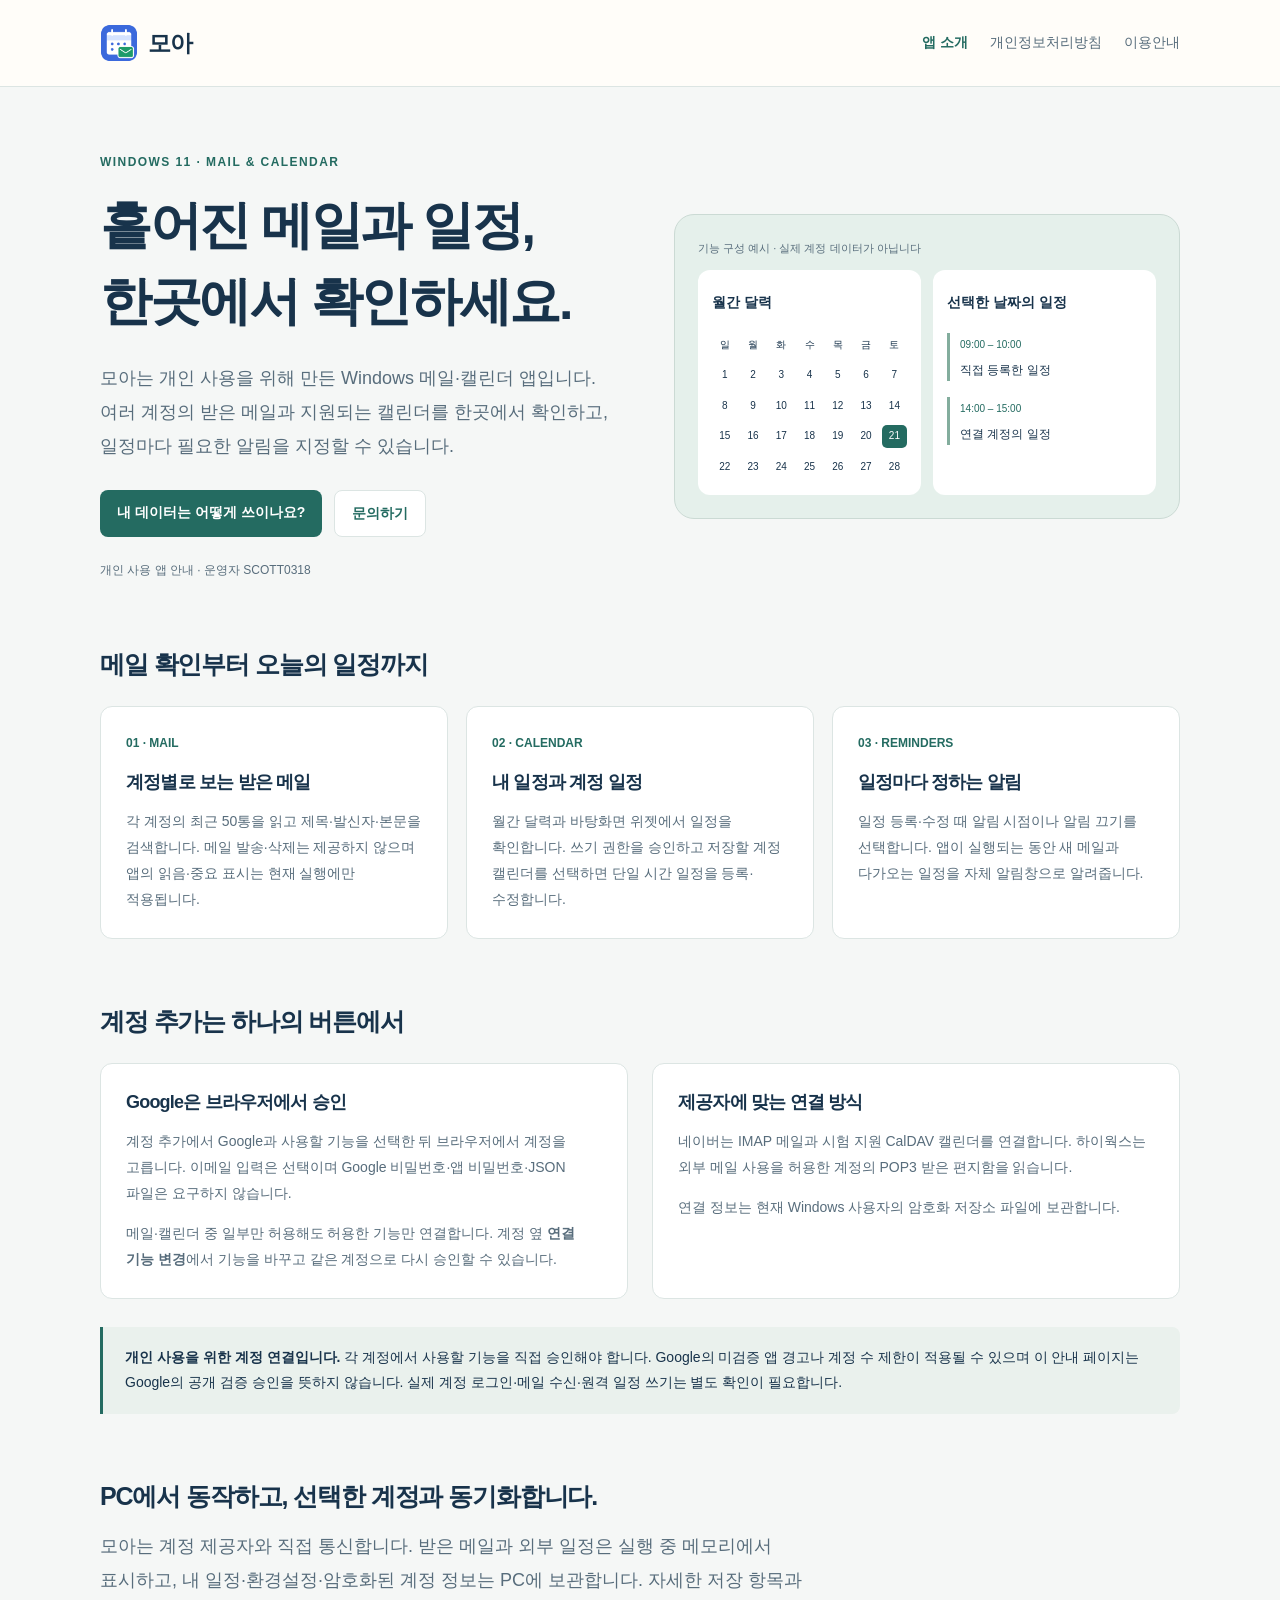
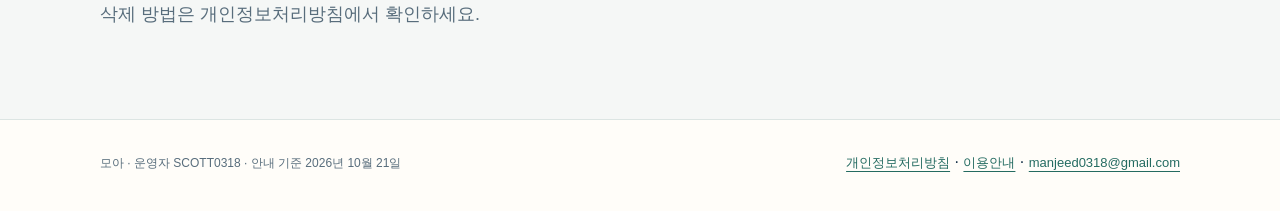
<file: index.html>
<!doctype html>
<html lang="ko">
<head>
  <meta charset="utf-8">
  <meta name="google-site-verification" content="s9T6k8a3QT97GWwwLmk9Zh8CLn54wED7LRPBJaP2fUk" />
  <meta name="viewport" content="width=device-width, initial-scale=1">
  <meta name="description" content="모아는 여러 계정의 메일과 캘린더를 한곳에서 확인하는 Windows 앱입니다. 계정 연결, 로컬 저장과 일정 동기화 방식을 안내합니다.">
  <title>모아 — 메일과 일정, Windows에서 한곳에</title>
  <link rel="icon" href="assets/moa.png" type="image/png">
  <link rel="stylesheet" href="site.css">
</head>
<body>
  <a class="skip" href="#main">본문으로 이동</a>
  <header class="site-header">
    <div class="container header-inner">
      <a class="brand" href="index.html"><img src="assets/moa.png" width="38" height="38" alt="">모아</a>
      <nav aria-label="주 메뉴">
        <a href="index.html" aria-current="page">앱 소개</a>
        <a href="privacy.html">개인정보처리방침</a>
        <a href="terms.html">이용안내</a>
      </nav>
    </div>
  </header>
  <main id="main" class="container">
    <div class="hero">
      <div>
        <p class="eyebrow">WINDOWS 11 · MAIL &amp; CALENDAR</p>
        <h1>흩어진 메일과 일정,<br>한곳에서 확인하세요.</h1>
        <p class="lead">모아는 개인 사용을 위해 만든 Windows 메일·캘린더 앱입니다. 여러 계정의 받은 메일과 지원되는 캘린더를 한곳에서 확인하고, 일정마다 필요한 알림을 지정할 수 있습니다.</p>
        <div class="actions">
          <a class="button" href="privacy.html">내 데이터는 어떻게 쓰이나요?</a>
          <a class="button secondary" href="mailto:manjeed0318@gmail.com">문의하기</a>
        </div>
        <p class="document-meta">개인 사용 앱 안내 · 운영자 SCOTT0318</p>
      </div>
      <div class="preview" role="img" aria-label="월간 달력과 선택한 날짜의 일정이 나란히 놓이는 기능 구성 예시">
        <p class="preview-label">기능 구성 예시 · 실제 계정 데이터가 아닙니다</p>
        <div class="preview-grid">
          <div class="preview-pane">
            <strong>월간 달력</strong>
            <div class="calendar-grid" aria-hidden="true">
              <span>일</span><span>월</span><span>화</span><span>수</span><span>목</span><span>금</span><span>토</span>
              <span>1</span><span>2</span><span>3</span><span>4</span><span>5</span><span>6</span><span>7</span>
              <span>8</span><span>9</span><span>10</span><span>11</span><span>12</span><span>13</span><span>14</span>
              <span>15</span><span>16</span><span>17</span><span>18</span><span>19</span><span>20</span><span class="selected">21</span>
              <span>22</span><span>23</span><span>24</span><span>25</span><span>26</span><span>27</span><span>28</span>
            </div>
          </div>
          <div class="preview-pane">
            <strong>선택한 날짜의 일정</strong>
            <div class="example-event"><small>09:00 – 10:00</small><p>직접 등록한 일정</p></div>
            <div class="example-event"><small>14:00 – 15:00</small><p>연결 계정의 일정</p></div>
          </div>
        </div>
      </div>
    </div>
    <section class="section" aria-labelledby="features-title">
      <h2 id="features-title">메일 확인부터 오늘의 일정까지</h2>
      <div class="grid-three">
        <article class="card"><span class="number">01 · MAIL</span><h3>계정별로 보는 받은 메일</h3><p>각 계정의 최근 50통을 읽고 제목·발신자·본문을 검색합니다. 메일 발송·삭제는 제공하지 않으며 앱의 읽음·중요 표시는 현재 실행에만 적용됩니다.</p></article>
        <article class="card"><span class="number">02 · CALENDAR</span><h3>내 일정과 계정 일정</h3><p>월간 달력과 바탕화면 위젯에서 일정을 확인합니다. 쓰기 권한을 승인하고 저장할 계정 캘린더를 선택하면 단일 시간 일정을 등록·수정합니다.</p></article>
        <article class="card"><span class="number">03 · REMINDERS</span><h3>일정마다 정하는 알림</h3><p>일정 등록·수정 때 알림 시점이나 알림 끄기를 선택합니다. 앱이 실행되는 동안 새 메일과 다가오는 일정을 자체 알림창으로 알려줍니다.</p></article>
      </div>
    </section>
    <section class="section" aria-labelledby="connect-title">
      <h2 id="connect-title">계정 추가는 하나의 버튼에서</h2>
      <div class="split">
        <article class="card"><h3>Google은 브라우저에서 승인</h3><p>계정 추가에서 Google과 사용할 기능을 선택한 뒤 브라우저에서 계정을 고릅니다. 이메일 입력은 선택이며 Google 비밀번호·앱 비밀번호·JSON 파일은 요구하지 않습니다.</p><p>메일·캘린더 중 일부만 허용해도 허용한 기능만 연결합니다. 계정 옆 <strong>연결 기능 변경</strong>에서 기능을 바꾸고 같은 계정으로 다시 승인할 수 있습니다.</p></article>
        <article class="card"><h3>제공자에 맞는 연결 방식</h3><p>네이버는 IMAP 메일과 시험 지원 CalDAV 캘린더를 연결합니다. 하이웍스는 외부 메일 사용을 허용한 계정의 POP3 받은 편지함을 읽습니다.</p><p>연결 정보는 현재 Windows 사용자의 암호화 저장소 파일에 보관합니다.</p></article>
      </div>
      <div class="notice"><p><strong>개인 사용을 위한 계정 연결입니다.</strong> 각 계정에서 사용할 기능을 직접 승인해야 합니다. Google의 미검증 앱 경고나 계정 수 제한이 적용될 수 있으며 이 안내 페이지는 Google의 공개 검증 승인을 뜻하지 않습니다. 실제 계정 로그인·메일 수신·원격 일정 쓰기는 별도 확인이 필요합니다.</p></div>
    </section>
    <section class="section" aria-labelledby="local-title">
      <h2 id="local-title">PC에서 동작하고, 선택한 계정과 동기화합니다.</h2>
      <p class="lead">모아는 계정 제공자와 직접 통신합니다. 받은 메일과 외부 일정은 실행 중 메모리에서 표시하고, 내 일정·환경설정·암호화된 계정 정보는 PC에 보관합니다. 자세한 저장 항목과 삭제 방법은 개인정보처리방침에서 확인하세요.</p>
    </section>
  </main>
  <footer class="site-footer"><div class="container footer-inner"><p>모아 · 운영자 SCOTT0318 · 안내 기준 2026년 10월 21일</p><div><a href="privacy.html">개인정보처리방침</a> · <a href="terms.html">이용안내</a> · <a href="mailto:manjeed0318@gmail.com">manjeed0318@gmail.com</a></div></div></footer>
</body>
</html>
</file>
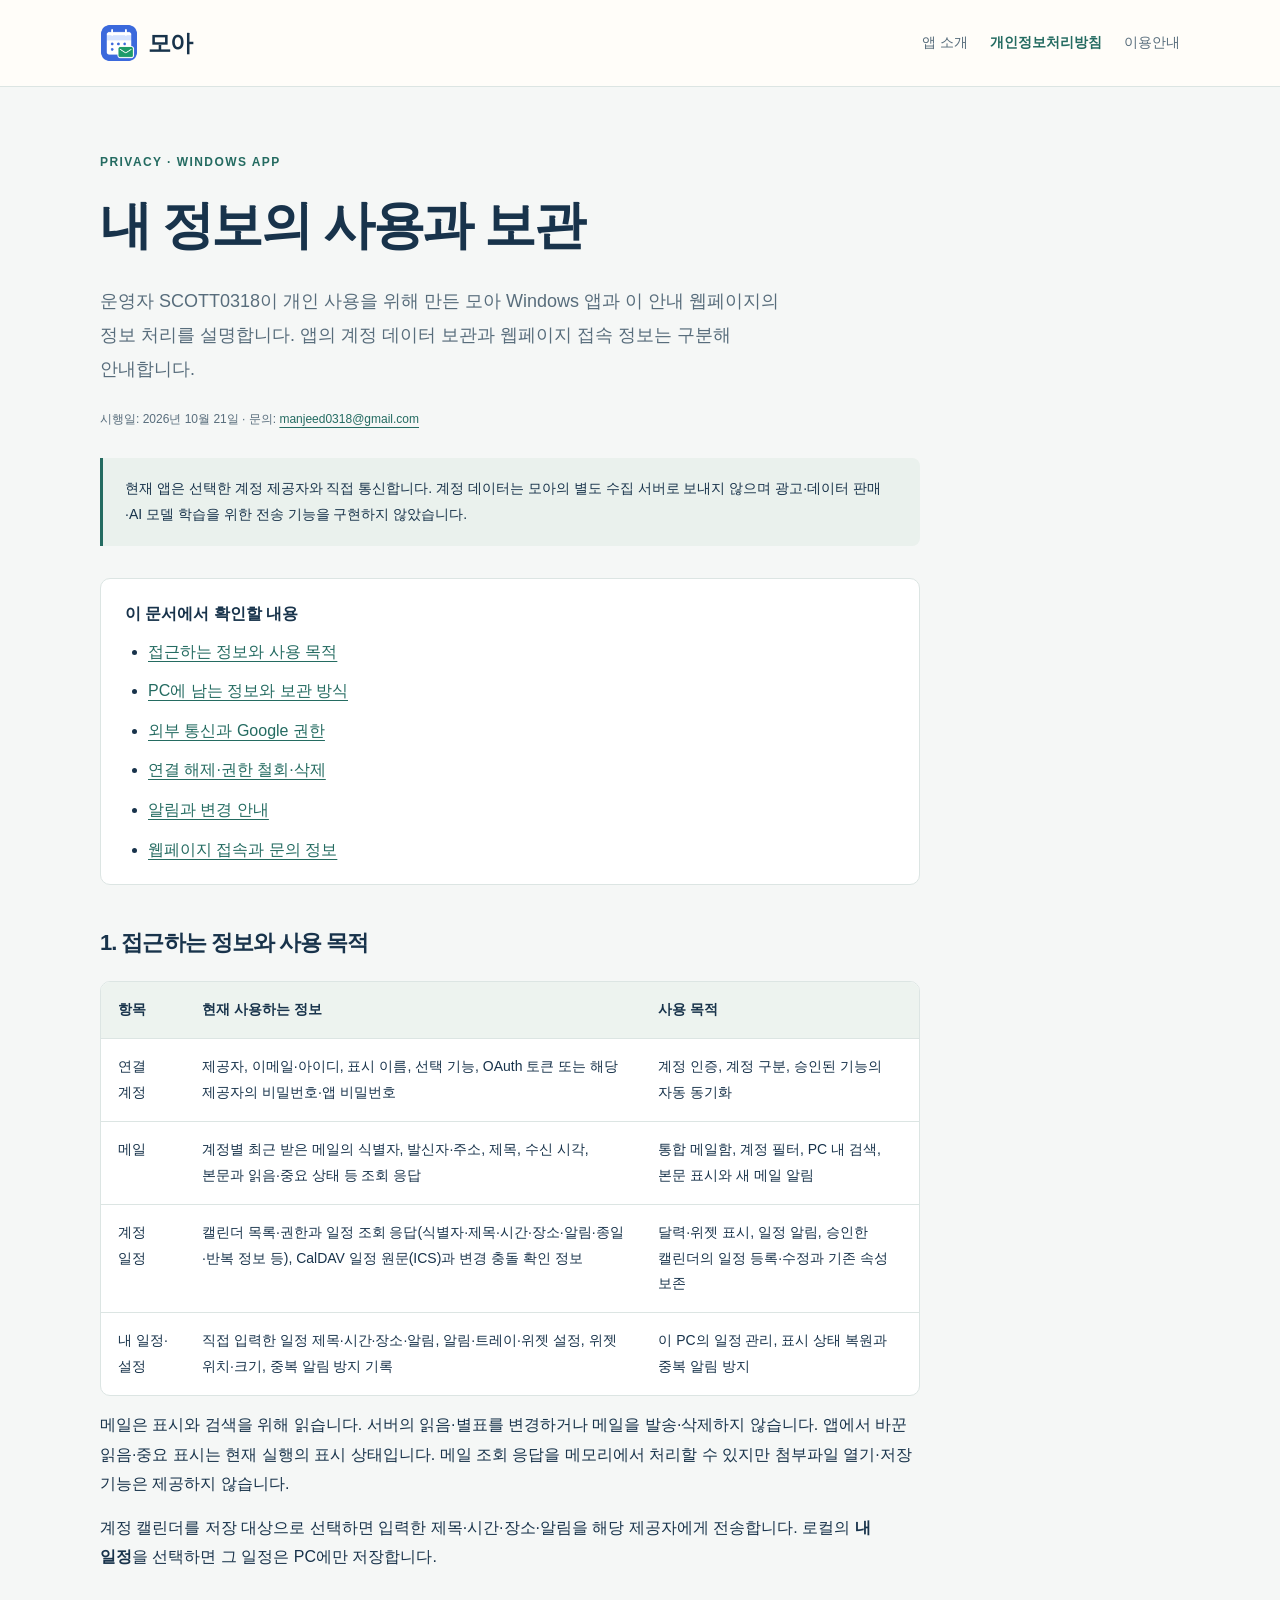
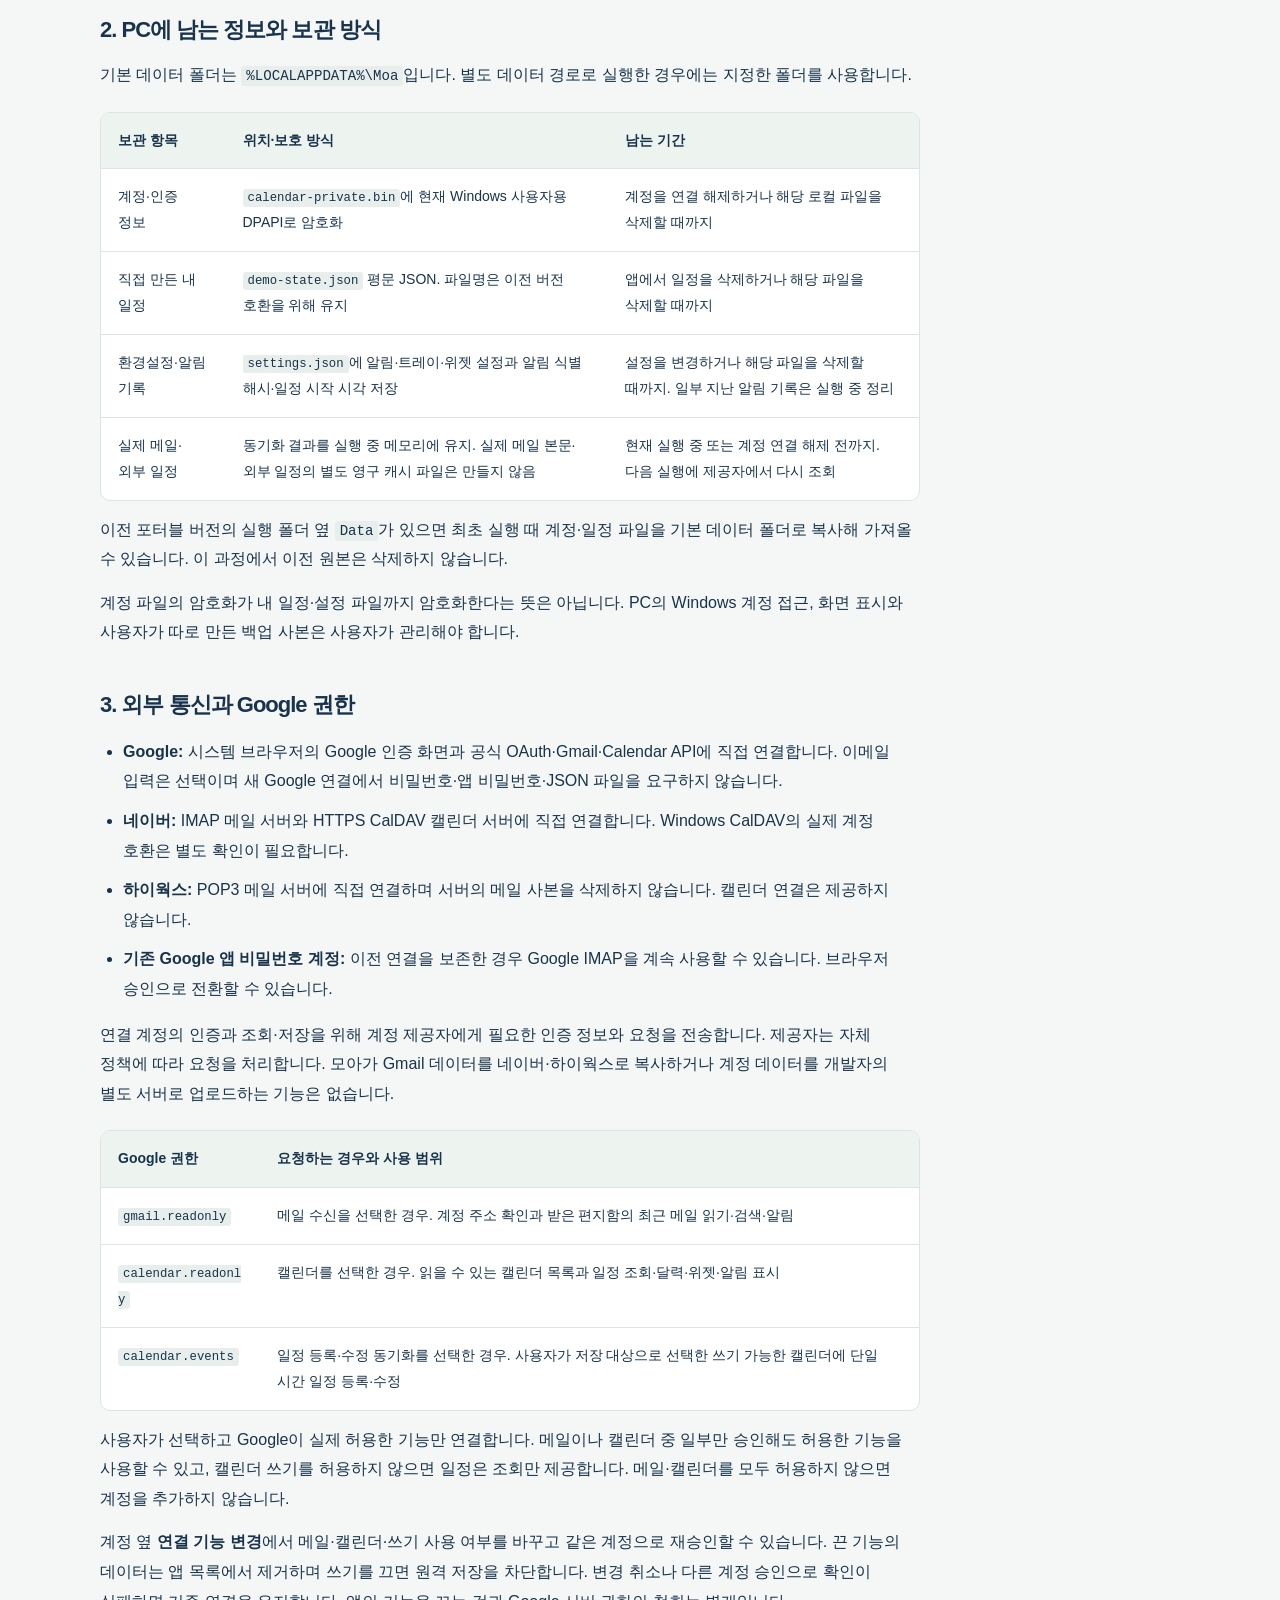
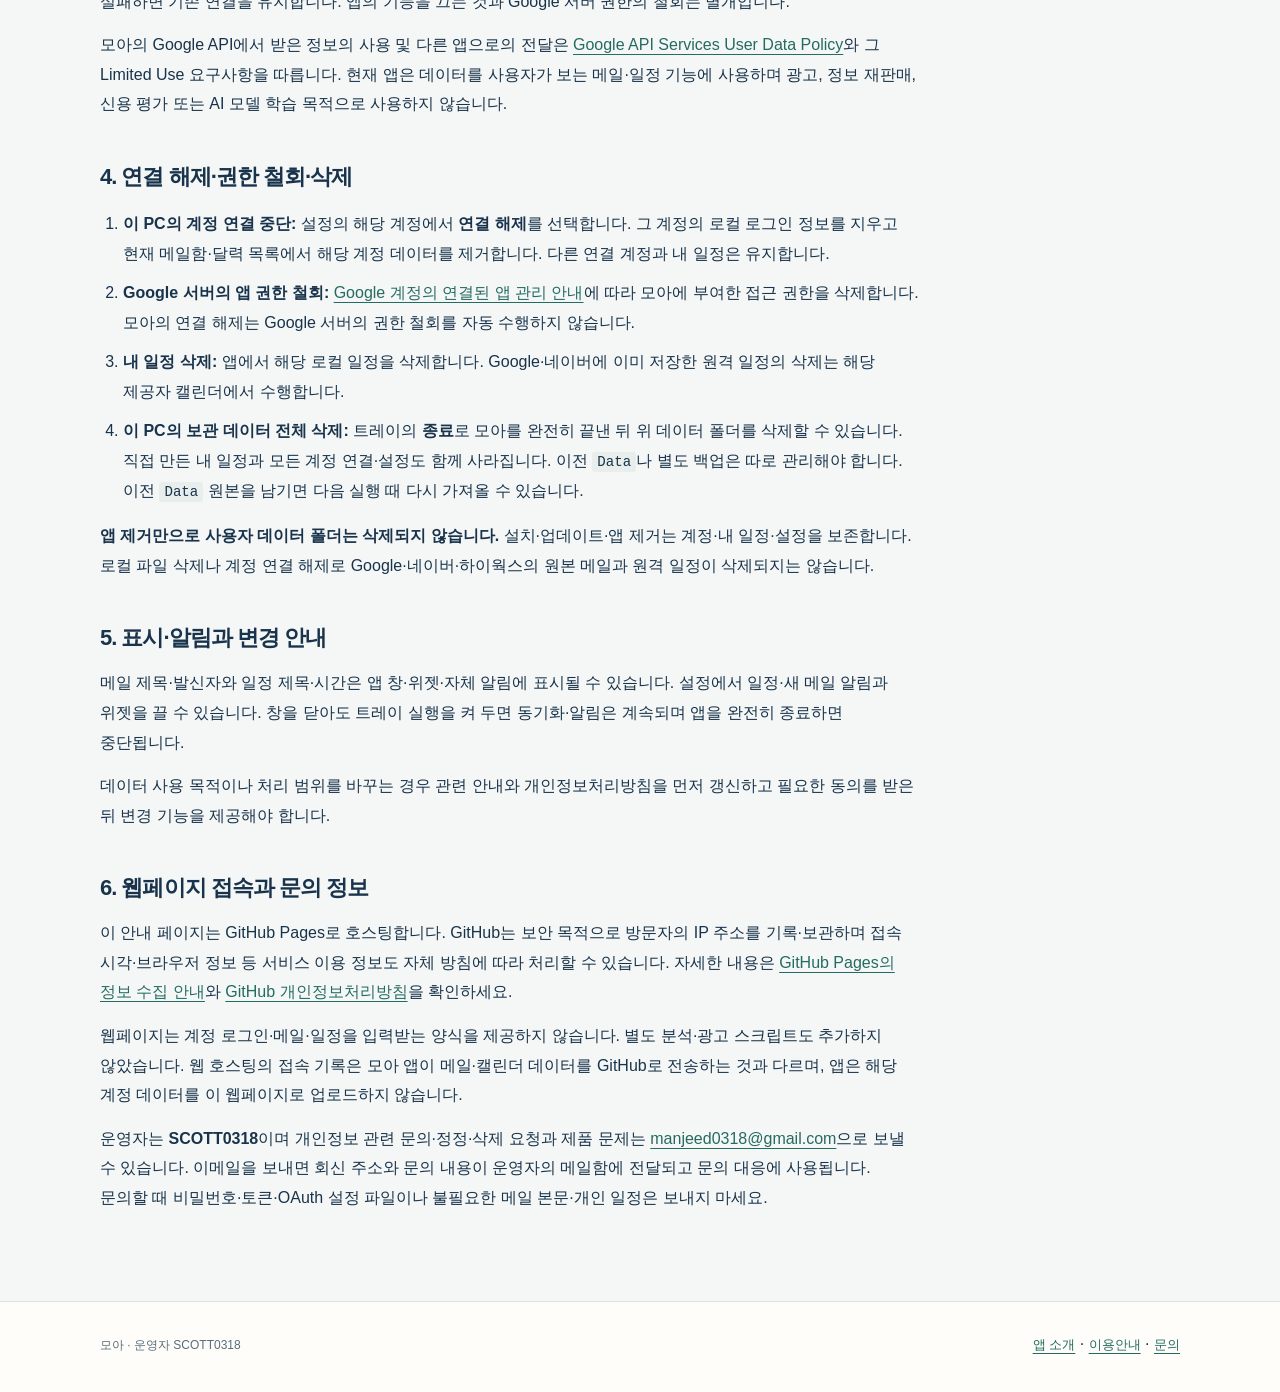
<file: privacy.html>
<!doctype html>
<html lang="ko">
<head>
  <meta charset="utf-8">
  <meta name="viewport" content="width=device-width, initial-scale=1">
  <meta name="description" content="모아 Windows 앱과 안내 웹페이지의 정보 처리, 메일·일정의 로컬 보관, 계정 권한과 삭제 방법을 설명합니다.">
  <title>개인정보처리방침 — 모아</title>
  <link rel="icon" href="assets/moa.png" type="image/png">
  <link rel="stylesheet" href="site.css">
</head>
<body>
  <a class="skip" href="#main">본문으로 이동</a>
  <header class="site-header"><div class="container header-inner"><a class="brand" href="index.html"><img src="assets/moa.png" width="38" height="38" alt="">모아</a><nav aria-label="주 메뉴"><a href="index.html">앱 소개</a><a href="privacy.html" aria-current="page">개인정보처리방침</a><a href="terms.html">이용안내</a></nav></div></header>
  <main id="main" class="container">
    <article class="content">
      <p class="eyebrow">PRIVACY · WINDOWS APP</p>
      <h1>내 정보의 사용과 보관</h1>
      <p class="lead">운영자 SCOTT0318이 개인 사용을 위해 만든 모아 Windows 앱과 이 안내 웹페이지의 정보 처리를 설명합니다. 앱의 계정 데이터 보관과 웹페이지 접속 정보는 구분해 안내합니다.</p>
      <p class="document-meta">시행일: 2026년 10월 21일 · 문의: <a href="mailto:manjeed0318@gmail.com">manjeed0318@gmail.com</a></p>
      <div class="notice"><p>현재 앱은 선택한 계정 제공자와 직접 통신합니다. 계정 데이터는 모아의 별도 수집 서버로 보내지 않으며 광고·데이터 판매·AI 모델 학습을 위한 전송 기능을 구현하지 않았습니다.</p></div>
      <nav class="toc" aria-label="문서 목차"><strong>이 문서에서 확인할 내용</strong><ul><li><a href="#data">접근하는 정보와 사용 목적</a></li><li><a href="#storage">PC에 남는 정보와 보관 방식</a></li><li><a href="#transfer">외부 통신과 Google 권한</a></li><li><a href="#delete">연결 해제·권한 철회·삭제</a></li><li><a href="#control">알림과 변경 안내</a></li><li><a href="#website">웹페이지 접속과 문의 정보</a></li></ul></nav>
      <section id="data">
        <h2>1. 접근하는 정보와 사용 목적</h2>
        <div class="table-wrap"><table><thead><tr><th scope="col">항목</th><th scope="col">현재 사용하는 정보</th><th scope="col">사용 목적</th></tr></thead><tbody>
          <tr><td>연결 계정</td><td>제공자, 이메일·아이디, 표시 이름, 선택 기능, OAuth 토큰 또는 해당 제공자의 비밀번호·앱 비밀번호</td><td>계정 인증, 계정 구분, 승인된 기능의 자동 동기화</td></tr>
          <tr><td>메일</td><td>계정별 최근 받은 메일의 식별자, 발신자·주소, 제목, 수신 시각, 본문과 읽음·중요 상태 등 조회 응답</td><td>통합 메일함, 계정 필터, PC 내 검색, 본문 표시와 새 메일 알림</td></tr>
          <tr><td>계정 일정</td><td>캘린더 목록·권한과 일정 조회 응답(식별자·제목·시간·장소·알림·종일·반복 정보 등), CalDAV 일정 원문(ICS)과 변경 충돌 확인 정보</td><td>달력·위젯 표시, 일정 알림, 승인한 캘린더의 일정 등록·수정과 기존 속성 보존</td></tr>
          <tr><td>내 일정·설정</td><td>직접 입력한 일정 제목·시간·장소·알림, 알림·트레이·위젯 설정, 위젯 위치·크기, 중복 알림 방지 기록</td><td>이 PC의 일정 관리, 표시 상태 복원과 중복 알림 방지</td></tr>
        </tbody></table></div>
        <p>메일은 표시와 검색을 위해 읽습니다. 서버의 읽음·별표를 변경하거나 메일을 발송·삭제하지 않습니다. 앱에서 바꾼 읽음·중요 표시는 현재 실행의 표시 상태입니다. 메일 조회 응답을 메모리에서 처리할 수 있지만 첨부파일 열기·저장 기능은 제공하지 않습니다.</p>
        <p>계정 캘린더를 저장 대상으로 선택하면 입력한 제목·시간·장소·알림을 해당 제공자에게 전송합니다. 로컬의 <strong>내 일정</strong>을 선택하면 그 일정은 PC에만 저장합니다.</p>
      </section>
      <section id="storage">
        <h2>2. PC에 남는 정보와 보관 방식</h2>
        <p>기본 데이터 폴더는 <code>%LOCALAPPDATA%\Moa</code>입니다. 별도 데이터 경로로 실행한 경우에는 지정한 폴더를 사용합니다.</p>
        <div class="table-wrap"><table><thead><tr><th scope="col">보관 항목</th><th scope="col">위치·보호 방식</th><th scope="col">남는 기간</th></tr></thead><tbody>
          <tr><td>계정·인증 정보</td><td><code>calendar-private.bin</code>에 현재 Windows 사용자용 DPAPI로 암호화</td><td>계정을 연결 해제하거나 해당 로컬 파일을 삭제할 때까지</td></tr>
          <tr><td>직접 만든 내 일정</td><td><code>demo-state.json</code> 평문 JSON. 파일명은 이전 버전 호환을 위해 유지</td><td>앱에서 일정을 삭제하거나 해당 파일을 삭제할 때까지</td></tr>
          <tr><td>환경설정·알림 기록</td><td><code>settings.json</code>에 알림·트레이·위젯 설정과 알림 식별 해시·일정 시작 시각 저장</td><td>설정을 변경하거나 해당 파일을 삭제할 때까지. 일부 지난 알림 기록은 실행 중 정리</td></tr>
          <tr><td>실제 메일·외부 일정</td><td>동기화 결과를 실행 중 메모리에 유지. 실제 메일 본문·외부 일정의 별도 영구 캐시 파일은 만들지 않음</td><td>현재 실행 중 또는 계정 연결 해제 전까지. 다음 실행에 제공자에서 다시 조회</td></tr>
        </tbody></table></div>
        <p>이전 포터블 버전의 실행 폴더 옆 <code>Data</code>가 있으면 최초 실행 때 계정·일정 파일을 기본 데이터 폴더로 복사해 가져올 수 있습니다. 이 과정에서 이전 원본은 삭제하지 않습니다.</p>
        <p>계정 파일의 암호화가 내 일정·설정 파일까지 암호화한다는 뜻은 아닙니다. PC의 Windows 계정 접근, 화면 표시와 사용자가 따로 만든 백업 사본은 사용자가 관리해야 합니다.</p>
      </section>
      <section id="transfer">
        <h2>3. 외부 통신과 Google 권한</h2>
        <ul>
          <li><strong>Google:</strong> 시스템 브라우저의 Google 인증 화면과 공식 OAuth·Gmail·Calendar API에 직접 연결합니다. 이메일 입력은 선택이며 새 Google 연결에서 비밀번호·앱 비밀번호·JSON 파일을 요구하지 않습니다.</li>
          <li><strong>네이버:</strong> IMAP 메일 서버와 HTTPS CalDAV 캘린더 서버에 직접 연결합니다. Windows CalDAV의 실제 계정 호환은 별도 확인이 필요합니다.</li>
          <li><strong>하이웍스:</strong> POP3 메일 서버에 직접 연결하며 서버의 메일 사본을 삭제하지 않습니다. 캘린더 연결은 제공하지 않습니다.</li>
          <li><strong>기존 Google 앱 비밀번호 계정:</strong> 이전 연결을 보존한 경우 Google IMAP을 계속 사용할 수 있습니다. 브라우저 승인으로 전환할 수 있습니다.</li>
        </ul>
        <p>연결 계정의 인증과 조회·저장을 위해 계정 제공자에게 필요한 인증 정보와 요청을 전송합니다. 제공자는 자체 정책에 따라 요청을 처리합니다. 모아가 Gmail 데이터를 네이버·하이웍스로 복사하거나 계정 데이터를 개발자의 별도 서버로 업로드하는 기능은 없습니다.</p>
        <div class="table-wrap"><table><thead><tr><th scope="col">Google 권한</th><th scope="col">요청하는 경우와 사용 범위</th></tr></thead><tbody>
          <tr><td><code>gmail.readonly</code></td><td>메일 수신을 선택한 경우. 계정 주소 확인과 받은 편지함의 최근 메일 읽기·검색·알림</td></tr>
          <tr><td><code>calendar.readonly</code></td><td>캘린더를 선택한 경우. 읽을 수 있는 캘린더 목록과 일정 조회·달력·위젯·알림 표시</td></tr>
          <tr><td><code>calendar.events</code></td><td>일정 등록·수정 동기화를 선택한 경우. 사용자가 저장 대상으로 선택한 쓰기 가능한 캘린더에 단일 시간 일정 등록·수정</td></tr>
        </tbody></table></div>
        <p>사용자가 선택하고 Google이 실제 허용한 기능만 연결합니다. 메일이나 캘린더 중 일부만 승인해도 허용한 기능을 사용할 수 있고, 캘린더 쓰기를 허용하지 않으면 일정은 조회만 제공합니다. 메일·캘린더를 모두 허용하지 않으면 계정을 추가하지 않습니다.</p>
        <p>계정 옆 <strong>연결 기능 변경</strong>에서 메일·캘린더·쓰기 사용 여부를 바꾸고 같은 계정으로 재승인할 수 있습니다. 끈 기능의 데이터는 앱 목록에서 제거하며 쓰기를 끄면 원격 저장을 차단합니다. 변경 취소나 다른 계정 승인으로 확인이 실패하면 기존 연결을 유지합니다. 앱의 기능을 끄는 것과 Google 서버 권한의 철회는 별개입니다.</p>
        <p>모아의 Google API에서 받은 정보의 사용 및 다른 앱으로의 전달은 <a href="https://developers.google.com/terms/api-services-user-data-policy">Google API Services User Data Policy</a>와 그 Limited Use 요구사항을 따릅니다. 현재 앱은 데이터를 사용자가 보는 메일·일정 기능에 사용하며 광고, 정보 재판매, 신용 평가 또는 AI 모델 학습 목적으로 사용하지 않습니다.</p>
      </section>
      <section id="delete">
        <h2>4. 연결 해제·권한 철회·삭제</h2>
        <ol>
          <li><strong>이 PC의 계정 연결 중단:</strong> 설정의 해당 계정에서 <strong>연결 해제</strong>를 선택합니다. 그 계정의 로컬 로그인 정보를 지우고 현재 메일함·달력 목록에서 해당 계정 데이터를 제거합니다. 다른 연결 계정과 내 일정은 유지합니다.</li>
          <li><strong>Google 서버의 앱 권한 철회:</strong> <a href="https://support.google.com/accounts/answer/13533235?hl=ko">Google 계정의 연결된 앱 관리 안내</a>에 따라 모아에 부여한 접근 권한을 삭제합니다. 모아의 연결 해제는 Google 서버의 권한 철회를 자동 수행하지 않습니다.</li>
          <li><strong>내 일정 삭제:</strong> 앱에서 해당 로컬 일정을 삭제합니다. Google·네이버에 이미 저장한 원격 일정의 삭제는 해당 제공자 캘린더에서 수행합니다.</li>
          <li><strong>이 PC의 보관 데이터 전체 삭제:</strong> 트레이의 <strong>종료</strong>로 모아를 완전히 끝낸 뒤 위 데이터 폴더를 삭제할 수 있습니다. 직접 만든 내 일정과 모든 계정 연결·설정도 함께 사라집니다. 이전 <code>Data</code>나 별도 백업은 따로 관리해야 합니다. 이전 <code>Data</code> 원본을 남기면 다음 실행 때 다시 가져올 수 있습니다.</li>
        </ol>
        <p><strong>앱 제거만으로 사용자 데이터 폴더는 삭제되지 않습니다.</strong> 설치·업데이트·앱 제거는 계정·내 일정·설정을 보존합니다. 로컬 파일 삭제나 계정 연결 해제로 Google·네이버·하이웍스의 원본 메일과 원격 일정이 삭제되지는 않습니다.</p>
      </section>
      <section id="control">
        <h2>5. 표시·알림과 변경 안내</h2>
        <p>메일 제목·발신자와 일정 제목·시간은 앱 창·위젯·자체 알림에 표시될 수 있습니다. 설정에서 일정·새 메일 알림과 위젯을 끌 수 있습니다. 창을 닫아도 트레이 실행을 켜 두면 동기화·알림은 계속되며 앱을 완전히 종료하면 중단됩니다.</p>
        <p>데이터 사용 목적이나 처리 범위를 바꾸는 경우 관련 안내와 개인정보처리방침을 먼저 갱신하고 필요한 동의를 받은 뒤 변경 기능을 제공해야 합니다.</p>
      </section>
      <section id="website">
        <h2>6. 웹페이지 접속과 문의 정보</h2>
        <p>이 안내 페이지는 GitHub Pages로 호스팅합니다. GitHub는 보안 목적으로 방문자의 IP 주소를 기록·보관하며 접속 시각·브라우저 정보 등 서비스 이용 정보도 자체 방침에 따라 처리할 수 있습니다. 자세한 내용은 <a href="https://docs.github.com/en/pages/getting-started-with-github-pages/what-is-github-pages#data-collection">GitHub Pages의 정보 수집 안내</a>와 <a href="https://docs.github.com/en/site-policy/privacy-policies/github-general-privacy-statement">GitHub 개인정보처리방침</a>을 확인하세요.</p>
        <p>웹페이지는 계정 로그인·메일·일정을 입력받는 양식을 제공하지 않습니다. 별도 분석·광고 스크립트도 추가하지 않았습니다. 웹 호스팅의 접속 기록은 모아 앱이 메일·캘린더 데이터를 GitHub로 전송하는 것과 다르며, 앱은 해당 계정 데이터를 이 웹페이지로 업로드하지 않습니다.</p>
        <p>운영자는 <strong>SCOTT0318</strong>이며 개인정보 관련 문의·정정·삭제 요청과 제품 문제는 <a href="mailto:manjeed0318@gmail.com">manjeed0318@gmail.com</a>으로 보낼 수 있습니다. 이메일을 보내면 회신 주소와 문의 내용이 운영자의 메일함에 전달되고 문의 대응에 사용됩니다. 문의할 때 비밀번호·토큰·OAuth 설정 파일이나 불필요한 메일 본문·개인 일정은 보내지 마세요.</p>
      </section>
    </article>
  </main>
  <footer class="site-footer"><div class="container footer-inner"><p>모아 · 운영자 SCOTT0318</p><div><a href="index.html">앱 소개</a> · <a href="terms.html">이용안내</a> · <a href="mailto:manjeed0318@gmail.com">문의</a></div></div></footer>
</body>
</html>
</file>
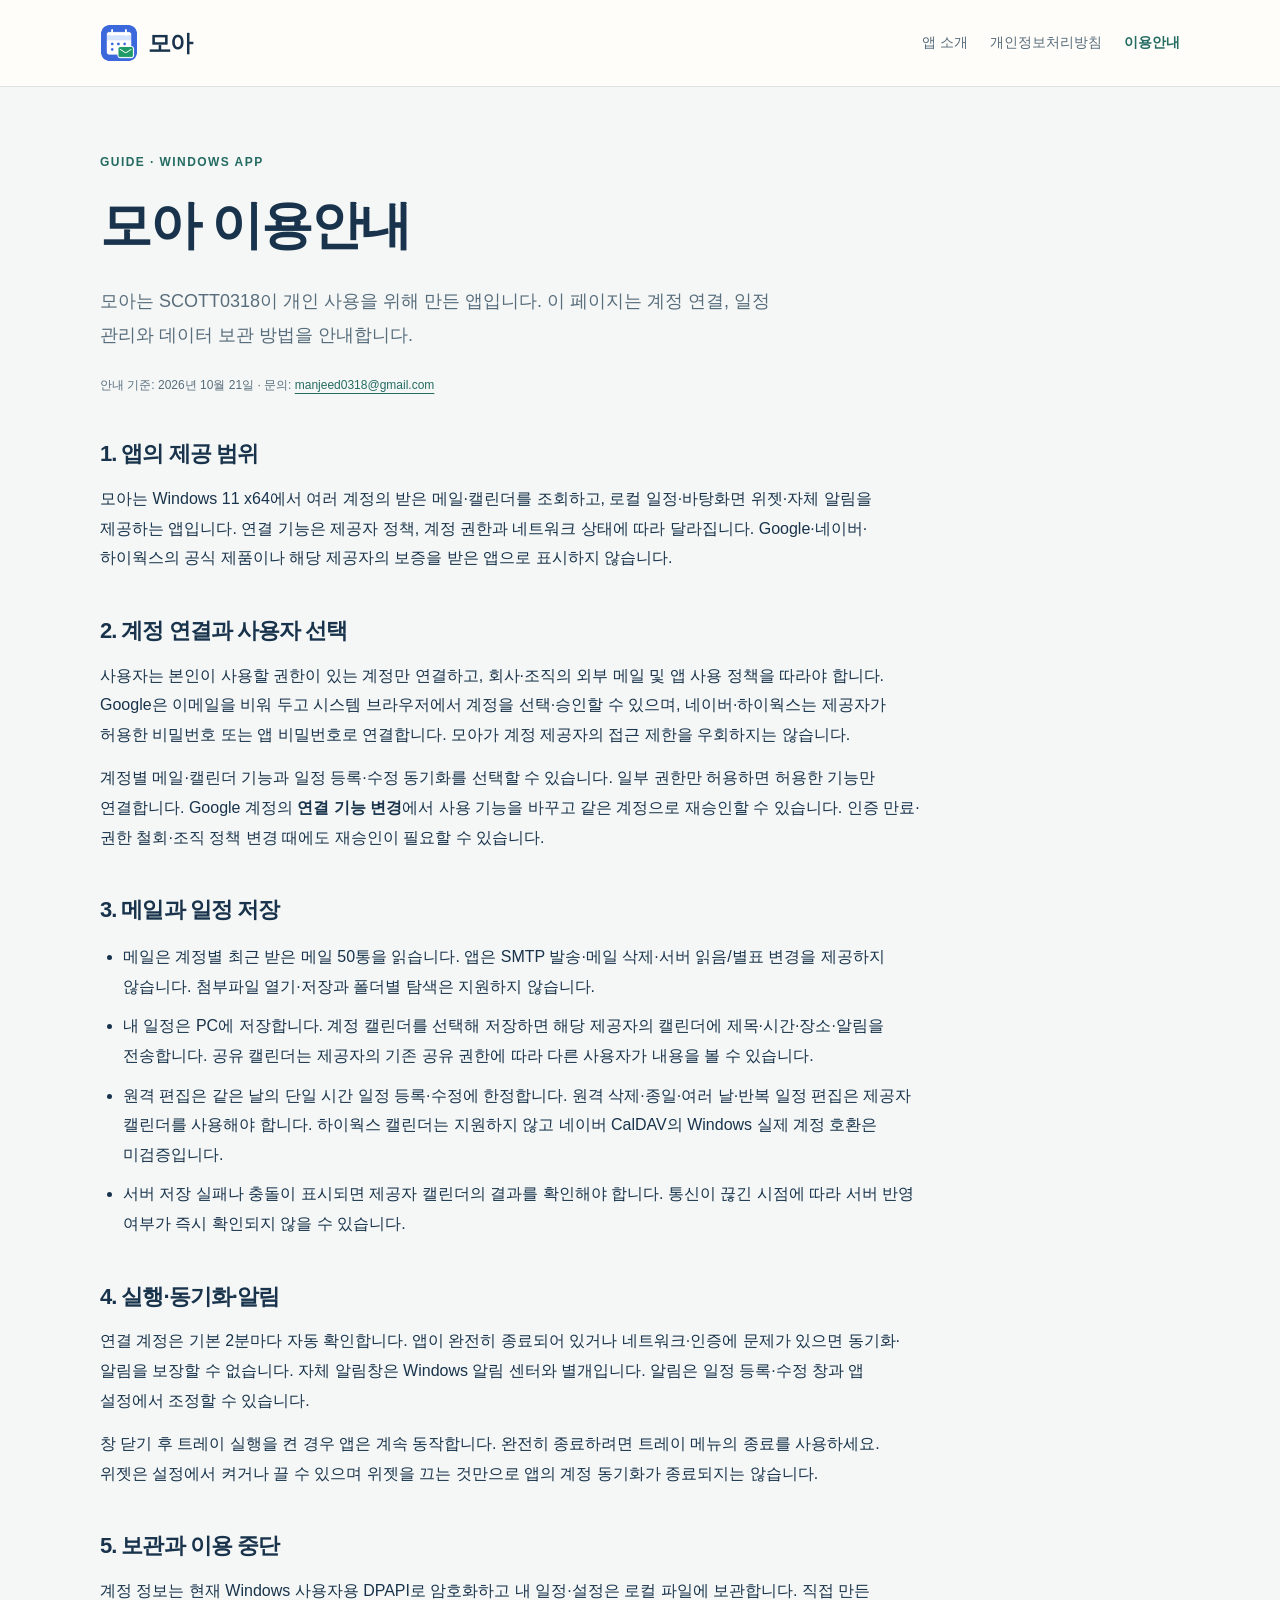
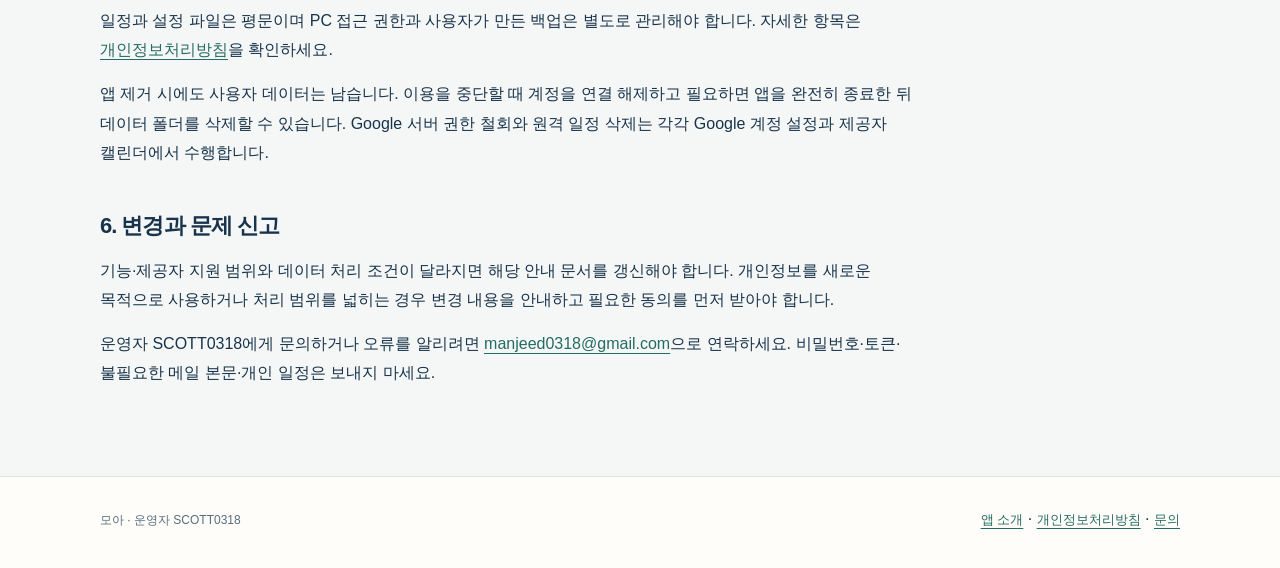
<file: terms.html>
<!doctype html>
<html lang="ko">
<head>
  <meta charset="utf-8">
  <meta name="viewport" content="width=device-width, initial-scale=1">
  <meta name="description" content="개인 사용을 위한 모아 Windows 앱의 계정 연결, 일정 저장, 알림과 데이터 보관 방법을 안내합니다.">
  <title>이용안내 — 모아</title>
  <link rel="icon" href="assets/moa.png" type="image/png">
  <link rel="stylesheet" href="site.css">
</head>
<body>
  <a class="skip" href="#main">본문으로 이동</a>
  <header class="site-header"><div class="container header-inner"><a class="brand" href="index.html"><img src="assets/moa.png" width="38" height="38" alt="">모아</a><nav aria-label="주 메뉴"><a href="index.html">앱 소개</a><a href="privacy.html">개인정보처리방침</a><a href="terms.html" aria-current="page">이용안내</a></nav></div></header>
  <main id="main" class="container">
    <article class="content">
      <p class="eyebrow">GUIDE · WINDOWS APP</p>
      <h1>모아 이용안내</h1>
      <p class="lead">모아는 SCOTT0318이 개인 사용을 위해 만든 앱입니다. 이 페이지는 계정 연결, 일정 관리와 데이터 보관 방법을 안내합니다.</p>
      <p class="document-meta">안내 기준: 2026년 10월 21일 · 문의: <a href="mailto:manjeed0318@gmail.com">manjeed0318@gmail.com</a></p>
      <section>
        <h2>1. 앱의 제공 범위</h2>
        <p>모아는 Windows 11 x64에서 여러 계정의 받은 메일·캘린더를 조회하고, 로컬 일정·바탕화면 위젯·자체 알림을 제공하는 앱입니다. 연결 기능은 제공자 정책, 계정 권한과 네트워크 상태에 따라 달라집니다. Google·네이버·하이웍스의 공식 제품이나 해당 제공자의 보증을 받은 앱으로 표시하지 않습니다.</p>
      </section>
      <section>
        <h2>2. 계정 연결과 사용자 선택</h2>
        <p>사용자는 본인이 사용할 권한이 있는 계정만 연결하고, 회사·조직의 외부 메일 및 앱 사용 정책을 따라야 합니다. Google은 이메일을 비워 두고 시스템 브라우저에서 계정을 선택·승인할 수 있으며, 네이버·하이웍스는 제공자가 허용한 비밀번호 또는 앱 비밀번호로 연결합니다. 모아가 계정 제공자의 접근 제한을 우회하지는 않습니다.</p>
        <p>계정별 메일·캘린더 기능과 일정 등록·수정 동기화를 선택할 수 있습니다. 일부 권한만 허용하면 허용한 기능만 연결합니다. Google 계정의 <strong>연결 기능 변경</strong>에서 사용 기능을 바꾸고 같은 계정으로 재승인할 수 있습니다. 인증 만료·권한 철회·조직 정책 변경 때에도 재승인이 필요할 수 있습니다.</p>
      </section>
      <section>
        <h2>3. 메일과 일정 저장</h2>
        <ul>
          <li>메일은 계정별 최근 받은 메일 50통을 읽습니다. 앱은 SMTP 발송·메일 삭제·서버 읽음/별표 변경을 제공하지 않습니다. 첨부파일 열기·저장과 폴더별 탐색은 지원하지 않습니다.</li>
          <li>내 일정은 PC에 저장합니다. 계정 캘린더를 선택해 저장하면 해당 제공자의 캘린더에 제목·시간·장소·알림을 전송합니다. 공유 캘린더는 제공자의 기존 공유 권한에 따라 다른 사용자가 내용을 볼 수 있습니다.</li>
          <li>원격 편집은 같은 날의 단일 시간 일정 등록·수정에 한정합니다. 원격 삭제·종일·여러 날·반복 일정 편집은 제공자 캘린더를 사용해야 합니다. 하이웍스 캘린더는 지원하지 않고 네이버 CalDAV의 Windows 실제 계정 호환은 미검증입니다.</li>
          <li>서버 저장 실패나 충돌이 표시되면 제공자 캘린더의 결과를 확인해야 합니다. 통신이 끊긴 시점에 따라 서버 반영 여부가 즉시 확인되지 않을 수 있습니다.</li>
        </ul>
      </section>
      <section>
        <h2>4. 실행·동기화·알림</h2>
        <p>연결 계정은 기본 2분마다 자동 확인합니다. 앱이 완전히 종료되어 있거나 네트워크·인증에 문제가 있으면 동기화·알림을 보장할 수 없습니다. 자체 알림창은 Windows 알림 센터와 별개입니다. 알림은 일정 등록·수정 창과 앱 설정에서 조정할 수 있습니다.</p>
        <p>창 닫기 후 트레이 실행을 켠 경우 앱은 계속 동작합니다. 완전히 종료하려면 트레이 메뉴의 종료를 사용하세요. 위젯은 설정에서 켜거나 끌 수 있으며 위젯을 끄는 것만으로 앱의 계정 동기화가 종료되지는 않습니다.</p>
      </section>
      <section>
        <h2>5. 보관과 이용 중단</h2>
        <p>계정 정보는 현재 Windows 사용자용 DPAPI로 암호화하고 내 일정·설정은 로컬 파일에 보관합니다. 직접 만든 일정과 설정 파일은 평문이며 PC 접근 권한과 사용자가 만든 백업은 별도로 관리해야 합니다. 자세한 항목은 <a href="privacy.html">개인정보처리방침</a>을 확인하세요.</p>
        <p>앱 제거 시에도 사용자 데이터는 남습니다. 이용을 중단할 때 계정을 연결 해제하고 필요하면 앱을 완전히 종료한 뒤 데이터 폴더를 삭제할 수 있습니다. Google 서버 권한 철회와 원격 일정 삭제는 각각 Google 계정 설정과 제공자 캘린더에서 수행합니다.</p>
      </section>
      <section>
        <h2>6. 변경과 문제 신고</h2>
        <p>기능·제공자 지원 범위와 데이터 처리 조건이 달라지면 해당 안내 문서를 갱신해야 합니다. 개인정보를 새로운 목적으로 사용하거나 처리 범위를 넓히는 경우 변경 내용을 안내하고 필요한 동의를 먼저 받아야 합니다.</p>
        <p>운영자 SCOTT0318에게 문의하거나 오류를 알리려면 <a href="mailto:manjeed0318@gmail.com">manjeed0318@gmail.com</a>으로 연락하세요. 비밀번호·토큰·불필요한 메일 본문·개인 일정은 보내지 마세요.</p>
      </section>
    </article>
  </main>
  <footer class="site-footer"><div class="container footer-inner"><p>모아 · 운영자 SCOTT0318</p><div><a href="index.html">앱 소개</a> · <a href="privacy.html">개인정보처리방침</a> · <a href="mailto:manjeed0318@gmail.com">문의</a></div></div></footer>
</body>
</html>
</file>
<file: site.css>
:root {
  color-scheme: light;
  --ink: #18334b;
  --muted: #586d7c;
  --paper: #f5f7f6;
  --line: #dce5e3;
  --accent: #246b61;
  --soft: #e5f0eb;
  --warm: #f6efe0;
}
* { box-sizing: border-box; }
html { scroll-behavior: smooth; }
body { margin: 0; background: var(--paper); color: var(--ink); font: 16px/1.85 "Segoe UI", "Malgun Gothic", sans-serif; word-break: keep-all; overflow-wrap: anywhere; }
a { color: var(--accent); text-underline-offset: 4px; }
a:hover { text-decoration-thickness: 2px; }
a:focus-visible { outline: 3px solid #b27618; outline-offset: 5px; border-radius: 3px; }
.skip { position: absolute; top: -100px; left: 16px; background: white; padding: 8px 16px; z-index: 5; }
.skip:focus { top: 10px; }
.container { width: min(1080px, calc(100% - 64px)); margin-inline: auto; }
.site-header { border-bottom: 1px solid var(--line); background: #fffdf9; }
.header-inner { display: flex; align-items: center; justify-content: space-between; gap: 24px; min-height: 86px; }
.brand { display: inline-flex; align-items: center; gap: 10px; text-decoration: none; color: var(--ink); font-size: 23px; font-weight: 700; letter-spacing: -.06em; }
.brand img { width: 38px; height: 38px; }
.site-header nav { display: flex; flex-wrap: wrap; gap: 8px 22px; font-size: 14px; }
.site-header nav a { color: var(--muted); text-decoration: none; }
.site-header nav a[aria-current="page"] { color: var(--accent); font-weight: 700; }
main { padding-block: 64px 88px; }
.eyebrow { margin: 0 0 15px; font-size: 12px; font-weight: 700; color: var(--accent); letter-spacing: .12em; }
h1, h2, h3 { margin: 0; line-height: 1.45; letter-spacing: -.045em; }
h1 { font-size: clamp(32px, 4.4vw, 52px); }
h2 { font-size: 25px; }
h3 { font-size: 18px; }
p { margin: 14px 0 0; }
.lead { max-width: 710px; color: var(--muted); font-size: 18px; line-height: 1.9; }
.document-meta { margin-top: 22px; color: var(--muted); font-size: 12px; }
.hero { display: grid; grid-template-columns: 1.04fr 1fr; align-items: center; gap: 48px; }
.hero .lead { margin-top: 22px; }
.actions { display: flex; flex-wrap: wrap; gap: 12px; margin-top: 26px; }
.button { display: inline-block; padding: 10px 17px; background: var(--accent); color: white; border-radius: 8px; font-size: 14px; font-weight: 600; text-decoration: none; }
.button.secondary { background: white; color: var(--accent); border: 1px solid var(--line); }
.preview { padding: 23px; border: 1px solid #cbdad4; background: var(--soft); border-radius: 20px; }
.preview-label { color: var(--muted); font-size: 11px; margin: 0 0 12px; }
.preview-grid { display: grid; grid-template-columns: 1fr 1fr; gap: 12px; }
.preview-pane { background: #fff; padding: 17px 14px; border-radius: 12px; min-width: 0; }
.preview-pane strong { font-size: 14px; }
.calendar-grid { display: grid; grid-template-columns: repeat(7, 1fr); gap: 8px 3px; margin-top: 17px; font-size: 10px; text-align: center; }
.calendar-grid span { padding-block: 2px; }
.calendar-grid .selected { background: var(--accent); color: white; border-radius: 5px; }
.example-event { margin-top: 16px; padding-left: 10px; border-left: 3px solid #83ad9d; font-size: 12px; }
.example-event small { color: var(--accent); }
.example-event p { margin-top: 4px; font-size: 12px; }
.section { margin-top: 64px; }
.grid-three { display: grid; grid-template-columns: repeat(3, 1fr); gap: 18px; margin-top: 24px; }
.card { background: white; border: 1px solid var(--line); border-radius: 12px; padding: 25px; }
.card p { font-size: 14px; color: var(--muted); }
.number { color: var(--accent); font-size: 12px; font-weight: 700; display: block; margin-bottom: 15px; }
.notice { margin-top: 28px; border-left: 3px solid var(--accent); padding: 18px 22px; background: #eaf1ed; border-radius: 0 8px 8px 0; font-size: 14px; }
.notice p:first-child { margin-top: 0; }
.split { display: grid; grid-template-columns: 1fr 1fr; gap: 24px; margin-top: 24px; }
.content { width: min(820px, 100%); }
.content .lead { margin-top: 20px; }
.content section { margin-top: 42px; }
.content h2 { font-size: 22px; }
.content ul, .content ol { padding-left: 23px; }
.content li + li { margin-top: 10px; }
.toc { margin-top: 32px; padding: 20px 24px; background: white; border: 1px solid var(--line); border-radius: 10px; }
.toc ul { margin: 8px 0 0; }
.table-wrap { overflow-x: auto; margin-top: 22px; border: 1px solid var(--line); border-radius: 10px; background: white; }
table { width: 100%; border-collapse: collapse; font-size: 14px; text-align: left; }
th, td { padding: 15px 17px; vertical-align: top; border-bottom: 1px solid var(--line); }
th { background: #edf3ef; font-weight: 700; white-space: nowrap; }
tr:last-child td { border-bottom: 0; }
code { font-family: Consolas, "Malgun Gothic", monospace; font-size: .88em; background: #e8eeeb; border-radius: 3px; padding: 2px 5px; }
.fine { color: var(--muted); font-size: 13px; }
.site-footer { border-top: 1px solid var(--line); padding-block: 27px 34px; background: #fffdf9; }
.footer-inner { display: flex; justify-content: space-between; gap: 18px; align-items: baseline; }
.site-footer p { margin: 0; color: var(--muted); font-size: 12px; }
.site-footer a { font-size: 13px; }
@media (max-width: 760px) {
  .container { width: min(100% - 36px, 1080px); }
  .header-inner { align-items: flex-start; flex-direction: column; gap: 10px; padding-block: 17px; }
  .site-header nav { font-size: 12px; gap: 6px 18px; }
  main { padding-block: 38px 56px; }
  .hero, .split, .grid-three { grid-template-columns: 1fr; }
  .hero { gap: 30px; }
  .lead { font-size: 16px; }
  .preview { padding: 16px; }
  .section { margin-top: 46px; }
  .footer-inner { display: block; }
  .footer-inner > div { margin-top: 10px; }
  th, td { padding: 12px; }
}
@media (prefers-reduced-motion: reduce) { html { scroll-behavior: auto; } }
@media print {
  body { background: white; color: black; font-size: 10pt; }
  .container { width: 100%; }
  nav, .actions, .skip, .preview { display: none; }
  main { padding-block: 24px; }
  .hero, .split, .grid-three { display: block; }
  .card, .notice, .table-wrap { break-inside: avoid; }
  .content { width: 100%; }
}
</file>
